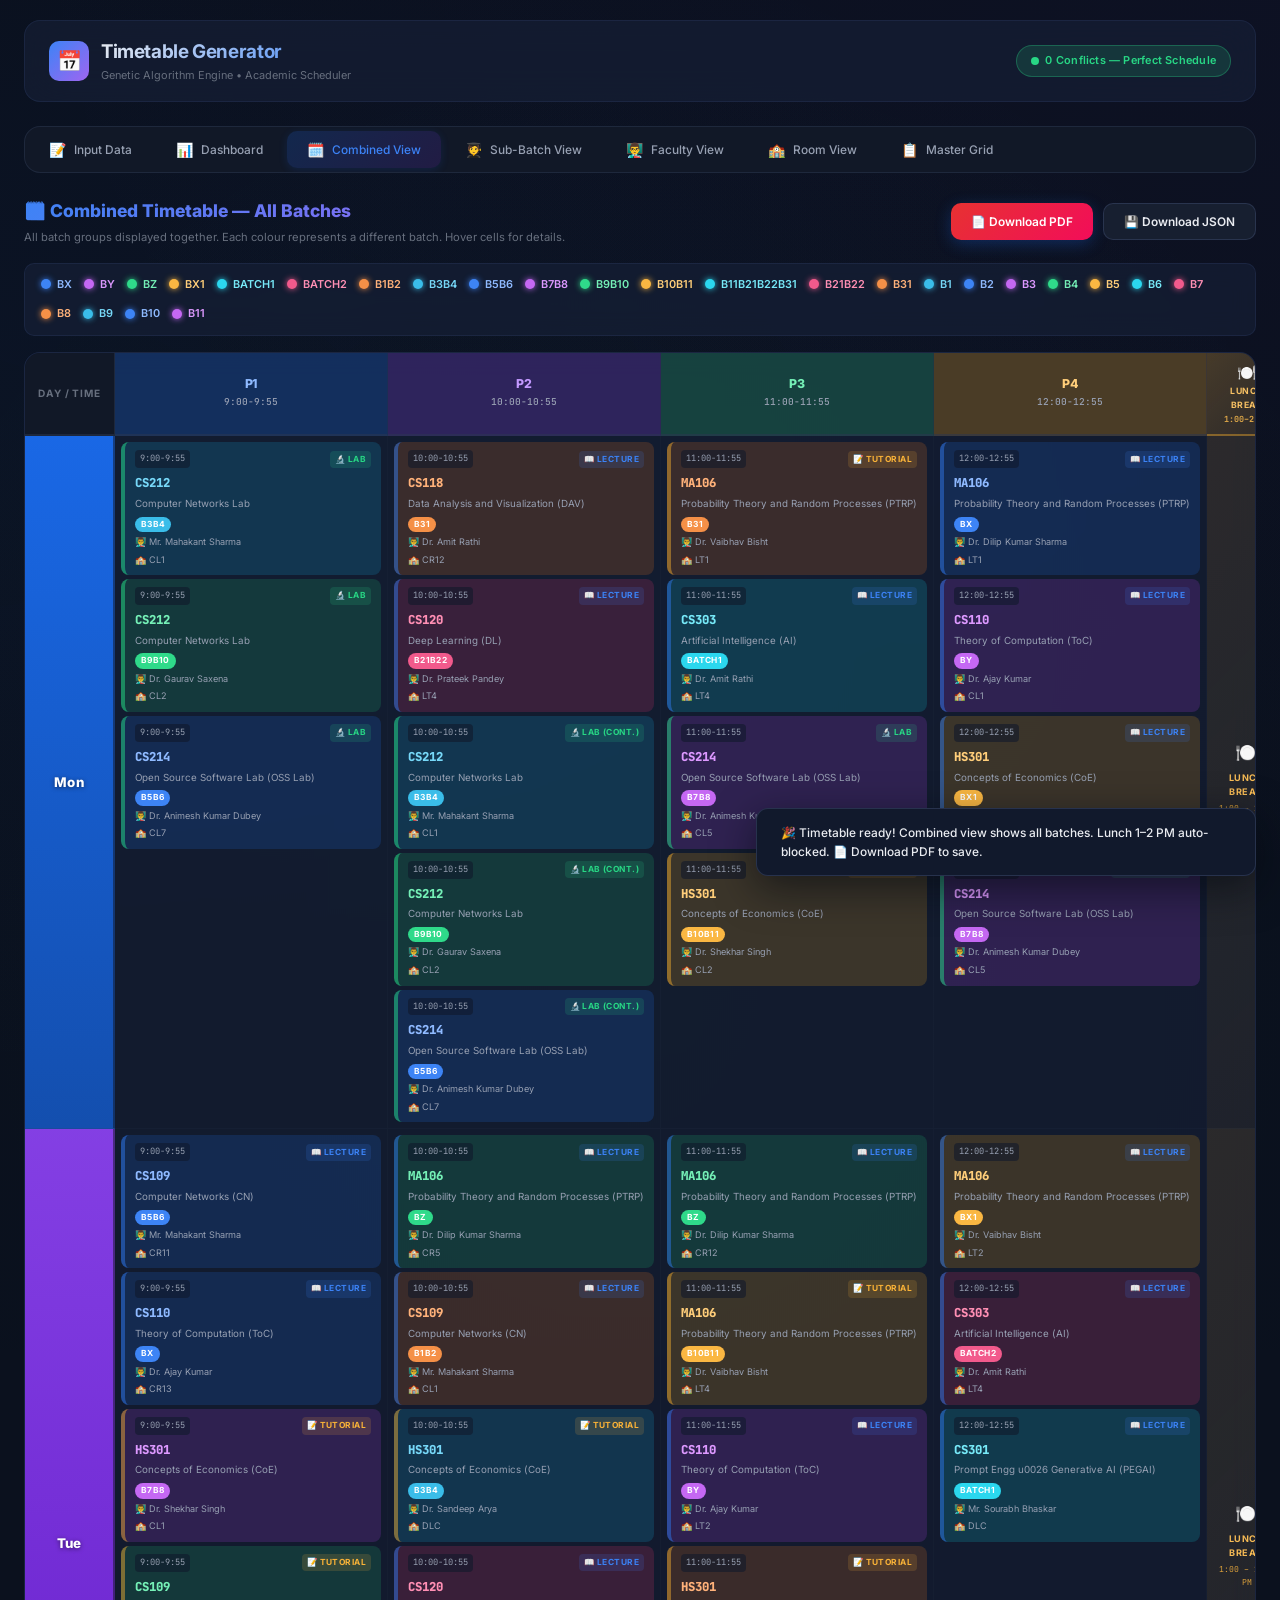
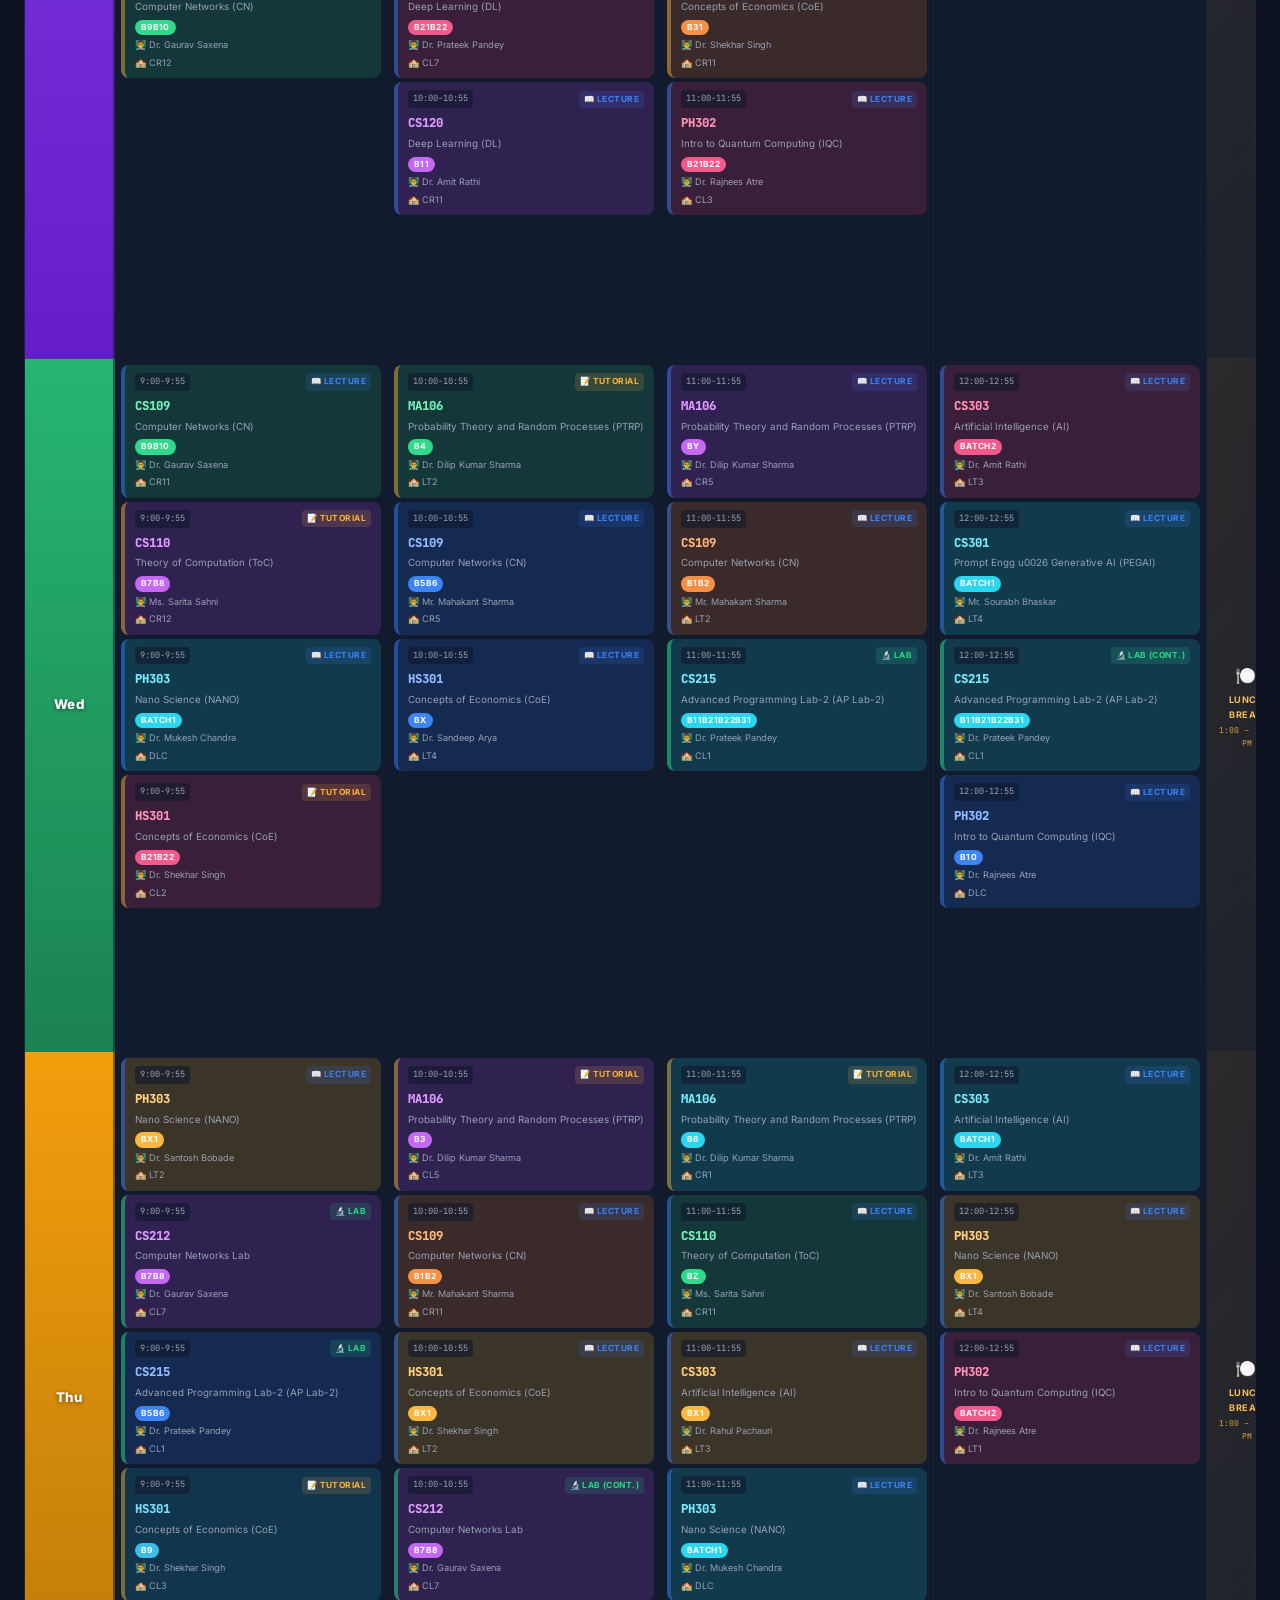
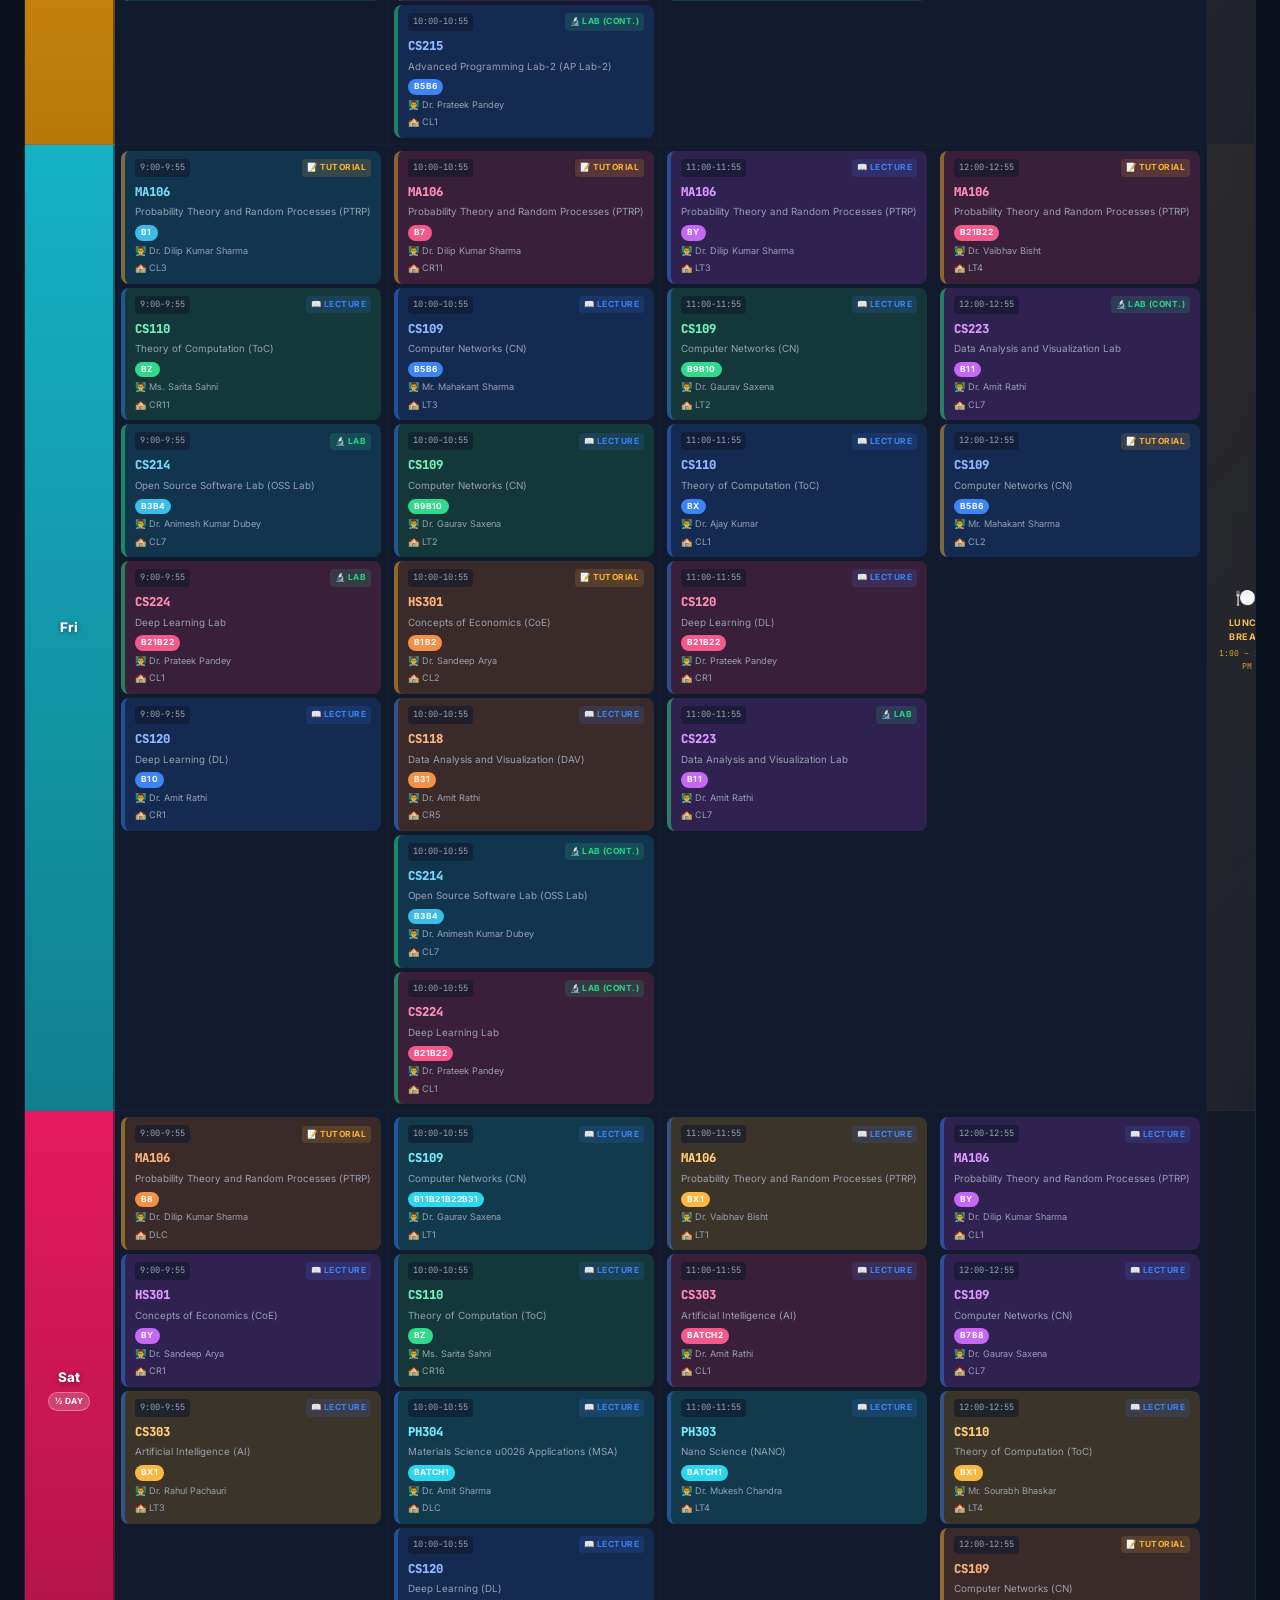
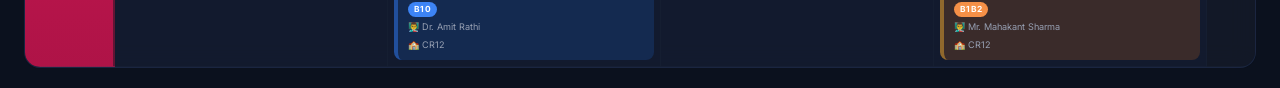
<file: index.html>
<!DOCTYPE html>
<html lang="en">
<head>
    <meta charset="UTF-8">
    <meta name="viewport" content="width=device-width, initial-scale=1.0">
    <meta http-equiv="refresh" content="0; url=web/">
    <title>Academic Timetable Generator</title>
    <script>
        window.location.replace("web/");
    </script>
</head>
<body style="font-family: sans-serif; display: flex; justify-content: center; align-items: center; height: 100vh; margin: 0; background: #0f172a; color: #f8fafc;">
    <p>Redirecting to <a href="web/" style="color: #38bdf8;">Timetable Generator</a>...</p>
</body>
</html>
</file>
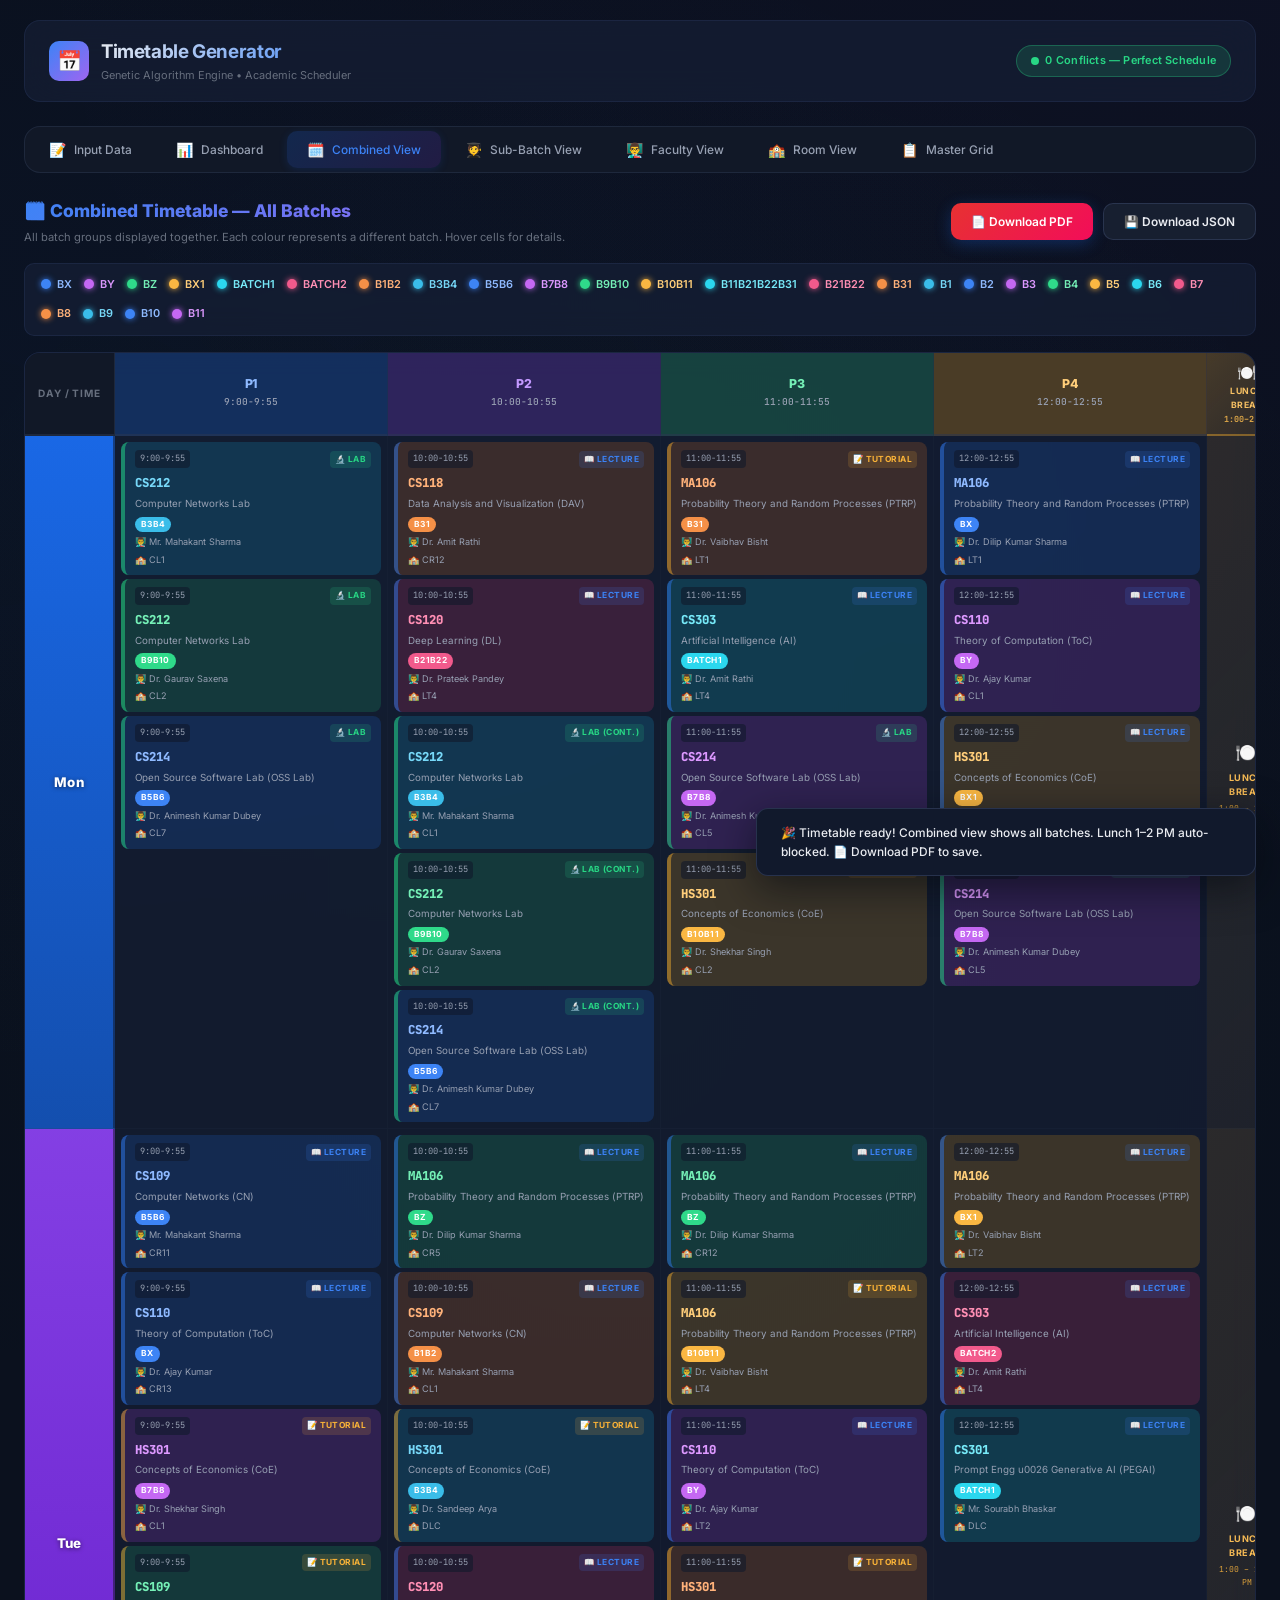
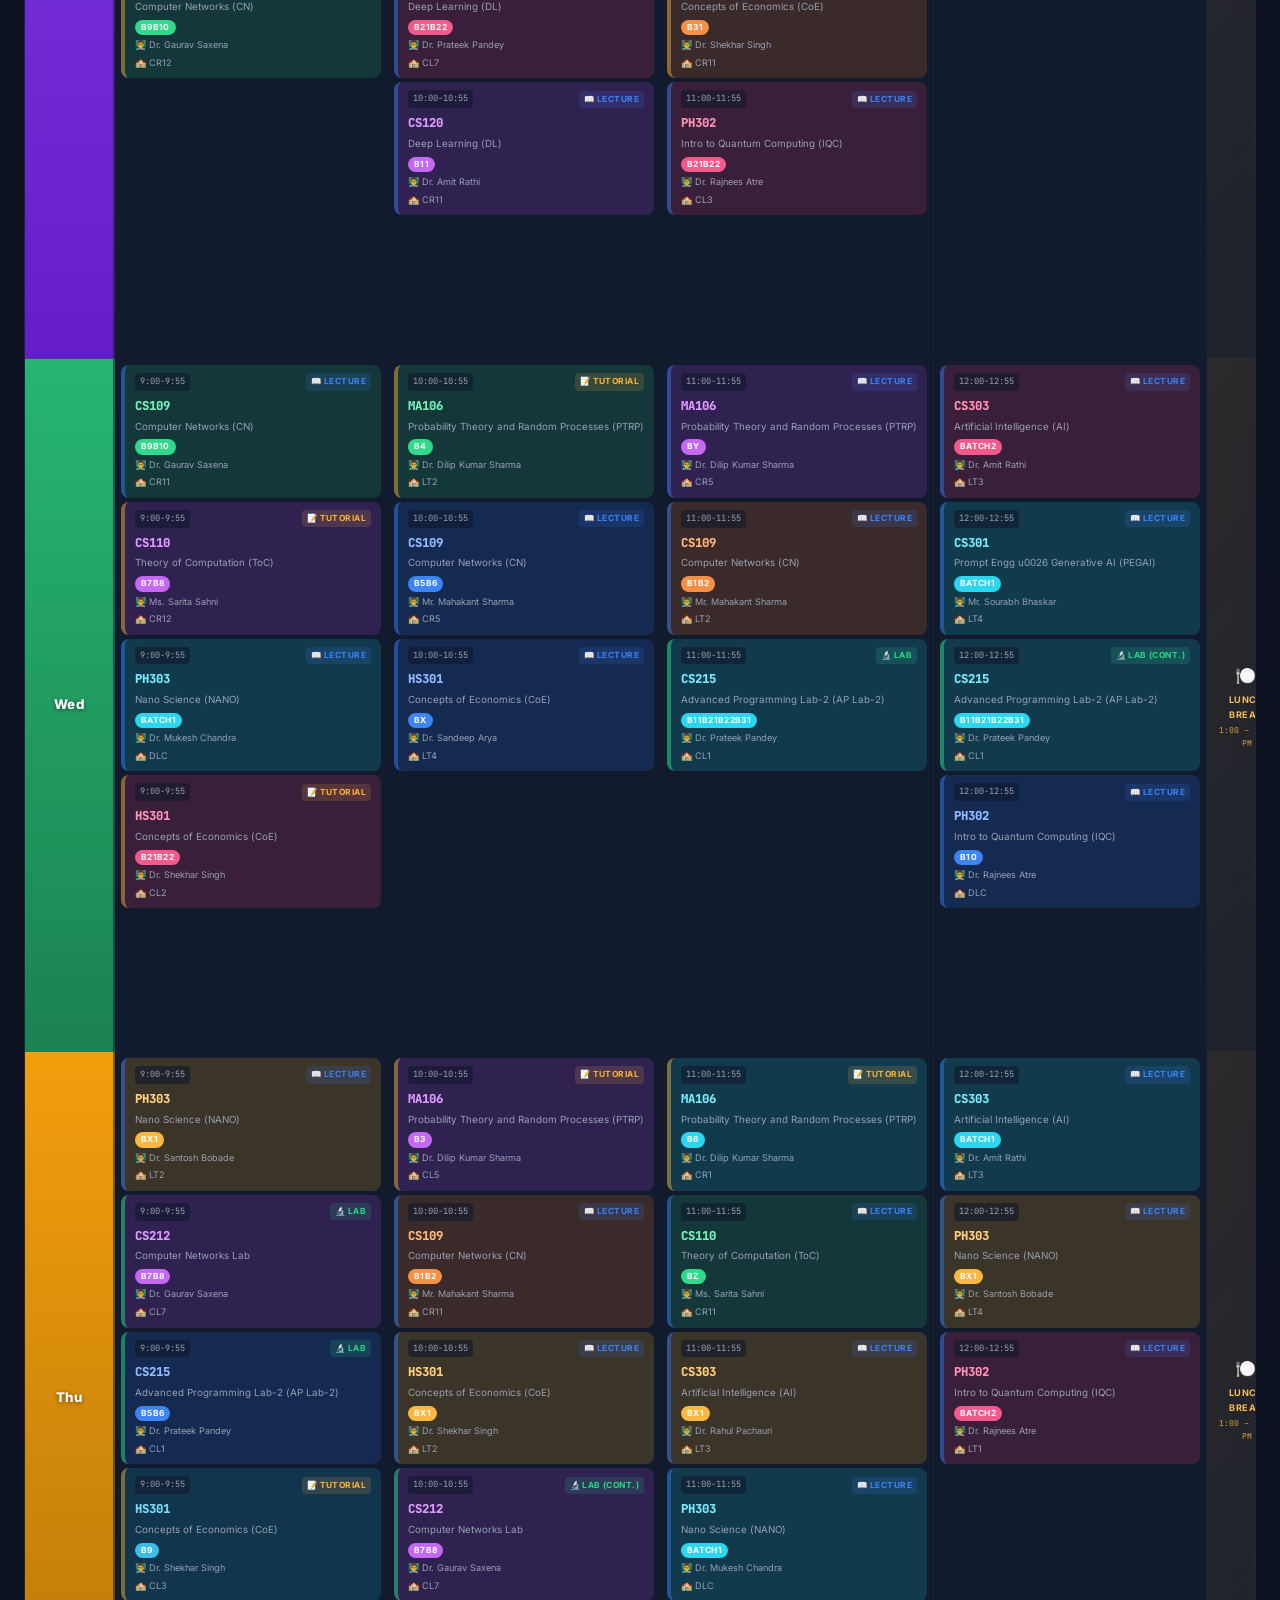
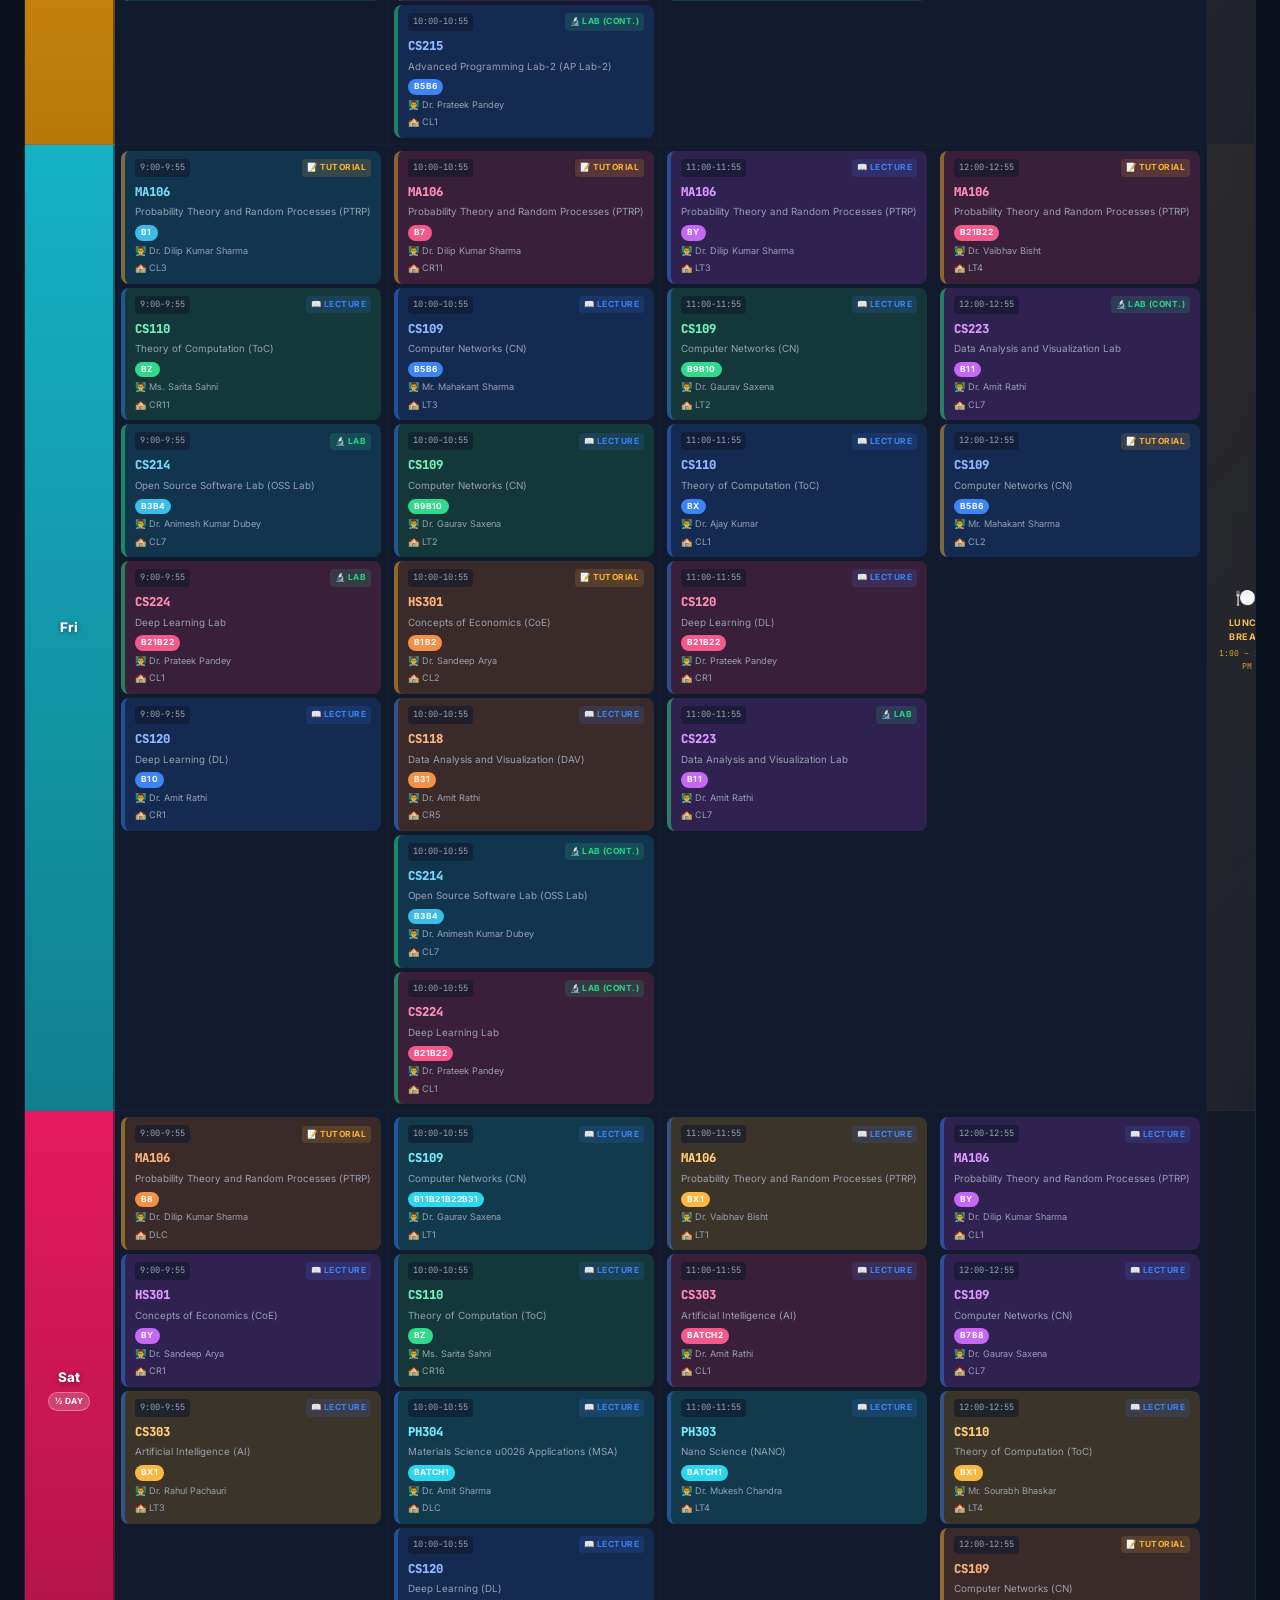
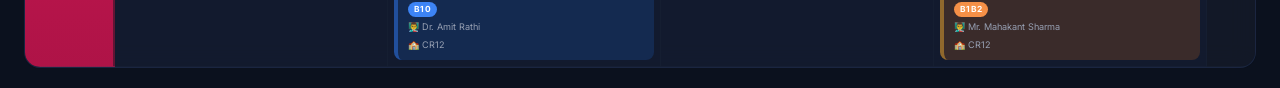
<file: web/index.html>
<!DOCTYPE html>
<html lang="en">
<head>
    <meta charset="UTF-8">
    <meta name="viewport" content="width=device-width, initial-scale=1.0">
    <meta name="description" content="Academic Timetable Generator — Genetic Algorithm powered scheduler with interactive visualization">
    <title>Timetable Generator — GA Engine</title>
    <link rel="stylesheet" href="style.css">
</head>
<body>

<div class="app-container">

    <!-- ═══ HEADER ═══ -->
    <header class="app-header">
        <div class="logo">
            <div class="logo-icon">📅</div>
            <div>
                <h1>Timetable Generator</h1>
                <div class="subtitle">Genetic Algorithm Engine • Academic Scheduler</div>
            </div>
        </div>
        <div class="header-actions">
            <div id="statusBadge" class="status-badge" style="display:none;">
                <span class="pulse"></span>
                <span id="statusText"></span>
            </div>
        </div>
    </header>


    <!-- ═══ TAB NAVIGATION ═══ -->
    <nav class="tab-nav" id="tabNav">
        <button class="tab-btn active" data-tab="input">
            <span class="tab-icon">📝</span> Input Data
        </button>
        <button class="tab-btn" data-tab="dashboard" id="tabDashboard" style="display:none;">
            <span class="tab-icon">📊</span> Dashboard
        </button>
        <button class="tab-btn" data-tab="combined" id="tabCombined" style="display:none;">
            <span class="tab-icon">🗓️</span> Combined View
        </button>
        <button class="tab-btn" data-tab="subbatch" id="tabSubBatch" style="display:none;">
            <span class="tab-icon">🧑‍🎓</span> Sub-Batch View
        </button>
        <button class="tab-btn" data-tab="faculty" id="tabFaculty" style="display:none;">
            <span class="tab-icon">👨‍🏫</span> Faculty View
        </button>
        <button class="tab-btn" data-tab="room" id="tabRoom" style="display:none;">
            <span class="tab-icon">🏫</span> Room View
        </button>
        <button class="tab-btn" data-tab="master" id="tabMaster" style="display:none;">
            <span class="tab-icon">📋</span> Master Grid
        </button>
    </nav>


    <!-- ═══════════════════════════════════════════
         TAB 1: INPUT DATA
         ═══════════════════════════════════════════ -->
    <div class="tab-content active" id="tab-input">
        <div class="wizard-container">

            <!-- Wizard Step Nav -->
            <div class="wizard-steps" id="wizardSteps">
                <button class="wizard-step-btn active" data-step="config">
                    <span class="step-num">1</span> Schedule
                </button>
                <button class="wizard-step-btn" data-step="courses">
                    <span class="step-num">2</span> Courses
                </button>
                <button class="wizard-step-btn" data-step="faculty">
                    <span class="step-num">3</span> Faculty
                </button>
                <button class="wizard-step-btn" data-step="rooms">
                    <span class="step-num">4</span> Rooms
                </button>
                <button class="wizard-step-btn" data-step="batches">
                    <span class="step-num">5</span> Batches
                </button>
                <button class="wizard-step-btn" data-step="sessions">
                    <span class="step-num">6</span> Sessions
                </button>
            </div>


            <!-- ── Step 1: Schedule Config ── -->
            <div class="wizard-panel active" id="step-config">
                <h2 class="form-section-title">⏱️ Schedule Configuration</h2>
                <p class="form-section-desc">Define working days, number of periods, and time slots.</p>

                <div class="config-field" style="margin-bottom: 20px;">
                    <label>Working Days & Periods Per Day</label>
                    <p style="font-size: 0.78rem; color: var(--text-muted); margin: 4px 0 12px;">Set different number of periods for each day (e.g. Saturday = 4 periods).</p>
                    <div class="data-table-wrapper" style="max-width: 400px;">
                        <table class="data-table" id="daysConfigTable">
                            <thead>
                                <tr>
                                    <th>Enabled</th>
                                    <th>Day</th>
                                    <th>Periods</th>
                                </tr>
                            </thead>
                            <tbody id="daysConfigBody">
                                <!-- Populated by JS -->
                            </tbody>
                        </table>
                    </div>
                </div>

                <h3 style="font-size: 0.9rem; color: var(--text-secondary); margin-bottom: 12px;">Period Timings</h3>
                <div class="period-timings-list" id="periodTimings">
                    <!-- Populated by JS -->
                </div>
            </div>


            <!-- ── Step 2: Courses ── -->
            <div class="wizard-panel" id="step-courses">
                <h2 class="form-section-title">📚 Courses</h2>
                <p class="form-section-desc">Add all courses with their code, name, credits, and L-T-P hours.</p>

                <div class="data-table-wrapper">
                    <table class="data-table" id="coursesTable">
                        <thead>
                            <tr>
                                <th>Code</th>
                                <th>Name</th>
                                <th>Credits</th>
                                <th>L</th>
                                <th>T</th>
                                <th>P</th>
                                <th>Elective</th>
                                <th style="width:50px;"></th>
                            </tr>
                        </thead>
                        <tbody id="coursesBody">
                        </tbody>
                    </table>
                </div>
                <div class="form-actions">
                    <div class="form-actions-left">
                        <button class="btn btn-primary btn-sm" onclick="addCourseRow()">➕ Add Course</button>
                    </div>
                </div>
            </div>


            <!-- ── Step 3: Faculty ── -->
            <div class="wizard-panel" id="step-faculty">
                <h2 class="form-section-title">👨‍🏫 Faculty</h2>
                <p class="form-section-desc">Add faculty members with their department and weekly load limit.</p>

                <div class="data-table-wrapper">
                    <table class="data-table" id="facultyTable">
                        <thead>
                            <tr>
                                <th>ID</th>
                                <th>Name</th>
                                <th>Department</th>
                                <th>Max Load (hrs/wk)</th>
                                <th style="width:50px;"></th>
                            </tr>
                        </thead>
                        <tbody id="facultyBody">
                        </tbody>
                    </table>
                </div>
                <div class="form-actions">
                    <div class="form-actions-left">
                        <button class="btn btn-primary btn-sm" onclick="addFacultyRow()">➕ Add Faculty</button>
                    </div>
                </div>
            </div>


            <!-- ── Step 4: Rooms ── -->
            <div class="wizard-panel" id="step-rooms">
                <h2 class="form-section-title">🏫 Rooms</h2>
                <p class="form-section-desc">Add rooms/labs with type and capacity.</p>

                <div class="data-table-wrapper">
                    <table class="data-table" id="roomsTable">
                        <thead>
                            <tr>
                                <th>Code</th>
                                <th>Type</th>
                                <th>Capacity</th>
                                <th style="width:50px;"></th>
                            </tr>
                        </thead>
                        <tbody id="roomsBody">
                        </tbody>
                    </table>
                </div>
                <div class="form-actions">
                    <div class="form-actions-left">
                        <button class="btn btn-primary btn-sm" onclick="addRoomRow()">➕ Add Room</button>
                    </div>
                </div>
            </div>


            <!-- ── Step 5: Batches & Groups ── -->
            <div class="wizard-panel" id="step-batches">
                <h2 class="form-section-title">🧑‍🎓 Batches & Groups</h2>
                <p class="form-section-desc">Define sub-batches first, then group them into batch groups for lectures/labs.</p>

                <h3 style="font-size: 0.95rem; color: var(--text-secondary); margin: 16px 0 10px;">Sub-Batches</h3>
                <div class="data-table-wrapper">
                    <table class="data-table" id="subBatchTable">
                        <thead>
                            <tr>
                                <th>ID/Name</th>
                                <th>Size (students)</th>
                                <th style="width:50px;"></th>
                            </tr>
                        </thead>
                        <tbody id="subBatchBody">
                        </tbody>
                    </table>
                </div>
                <div class="form-actions" style="border-top:none; margin-top:10px; padding-top:0;">
                    <div class="form-actions-left">
                        <button class="btn btn-primary btn-sm" onclick="addSubBatchRow()">➕ Add Sub-Batch</button>
                    </div>
                </div>

                <h3 style="font-size: 0.95rem; color: var(--text-secondary); margin: 24px 0 10px;">Batch Groups</h3>
                <div class="data-table-wrapper">
                    <table class="data-table" id="batchGroupTable">
                        <thead>
                            <tr>
                                <th>Group Name</th>
                                <th>Sub-Batches (comma-separated IDs)</th>
                                <th style="width:50px;"></th>
                            </tr>
                        </thead>
                        <tbody id="batchGroupBody">
                        </tbody>
                    </table>
                </div>
                <div class="form-actions" style="border-top:none; margin-top:10px; padding-top:0;">
                    <div class="form-actions-left">
                        <button class="btn btn-primary btn-sm" onclick="addBatchGroupRow()">➕ Add Batch Group</button>
                    </div>
                </div>
            </div>


            <!-- ── Step 6: Session Mappings ── -->
            <div class="wizard-panel" id="step-sessions">
                <h2 class="form-section-title">🔗 Session Mapping</h2>
                <p class="form-section-desc">Map each course to its batch group, faculty, and session type. The system generates sessions from L-T-P automatically, but you can also manually specify count.</p>

                <div class="data-table-wrapper">
                    <table class="data-table" id="sessionsTable">
                        <thead>
                            <tr>
                                <th>Course</th>
                                <th>Type</th>
                                <th>Batch Group</th>
                                <th>Faculty</th>
                                <th>Count</th>
                                <th style="width:50px;"></th>
                            </tr>
                        </thead>
                        <tbody id="sessionsBody">
                        </tbody>
                    </table>
                </div>
                <div class="form-actions">
                    <div class="form-actions-left">
                        <button class="btn btn-primary btn-sm" onclick="addSessionRow()">➕ Add Mapping</button>
                    </div>
                </div>
            </div>


            <!-- ── Global Wizard Actions ── -->
            <div class="form-actions" style="margin-top: 28px; padding-top: 20px; border-top: 1px solid var(--border-subtle);">
                <div class="form-actions-left">
                    <button class="btn btn-secondary" onclick="loadSampleData()">📥 Load Sample Data</button>
                    <button class="btn btn-secondary" onclick="clearAllData()">🗑️ Clear All</button>
                </div>
                <div class="form-actions-right">
                    <button class="btn btn-secondary" onclick="reloadServerOutput()" title="Load latest timetable from server">⚡ Reload Latest</button>
                    <button class="btn btn-secondary" id="btnLoadOutput" onclick="loadOutputJson()" title="Upload a JSON file from your computer">📂 Upload JSON</button>
                    <button class="btn btn-secondary" onclick="exportInputJson()">💾 Export Input JSON</button>
                    <button class="btn btn-success" id="btnGenerate" onclick="generateTimetable()" style="background: linear-gradient(135deg, hsl(217,91%,55%), hsl(258,90%,60%)); font-weight: 700; letter-spacing: 0.02em;">⚡ Generate Timetable</button>
                </div>
            </div>

        </div>
    </div>


    <!-- ═══════════════════════════════════════════
         TAB 2: DASHBOARD
         ═══════════════════════════════════════════ -->
    <div class="tab-content" id="tab-dashboard">
        <div class="stats-grid" id="statsGrid">
            <!-- Populated by JS -->
        </div>

        <!-- Download action bar -->
        <div id="dashDownloadBar" style="margin-top: 28px; display: flex; gap: 12px; align-items: center; padding: 16px 20px; background: var(--bg-card); border: 1px solid var(--border-subtle); border-radius: 14px; flex-wrap: wrap;">
            <span style="font-size: 0.85rem; font-weight: 600; color: var(--text-secondary); flex: 1;">📥 Save your timetable</span>
            <button class="btn btn-primary" id="btnDownloadPdf" onclick="downloadPdf()" style="background: linear-gradient(135deg, hsl(0,79%,55%), hsl(340,90%,50%)); border: none;">📄 Download PDF</button>
            <button class="btn btn-secondary" id="btnDownloadJson" onclick="downloadOutputJson()">💾 Download JSON</button>
        </div>

        <div style="margin-top: 20px;">
            <h3 style="font-size: 1rem; font-weight: 600; color: var(--text-secondary); margin-bottom: 12px;">Legend</h3>
            <div style="display: flex; gap: 20px; flex-wrap: wrap;">
                <div style="display: flex; align-items: center; gap: 8px;">
                    <span class="type-badge lecture">Lecture</span>
                    <span style="font-size: 0.8rem; color: var(--text-muted);">Theory class for entire batch group</span>
                </div>
                <div style="display: flex; align-items: center; gap: 8px;">
                    <span class="type-badge tutorial">Tutorial</span>
                    <span style="font-size: 0.8rem; color: var(--text-muted);">Small-group problem-solving session</span>
                </div>
                <div style="display: flex; align-items: center; gap: 8px;">
                    <span class="type-badge practical">Lab</span>
                    <span style="font-size: 0.8rem; color: var(--text-muted);">Hands-on lab (2 contiguous slots)</span>
                </div>
            </div>
        </div>
    </div>


    <!-- ═══════════════════════════════════════════
         TAB 3: COMBINED ALL-BATCHES VIEW
         ═══════════════════════════════════════════ -->
    <div class="tab-content" id="tab-combined">
        <div class="combined-header-bar">
            <div class="combined-header-info">
                <h2 class="combined-title">🗓️ Combined Timetable — All Batches</h2>
                <p class="combined-subtitle">All batch groups displayed together. Each colour represents a different batch. Hover cells for details.</p>
            </div>
            <div class="combined-actions" style="display:flex; gap:10px; flex-shrink:0;">
                <button class="btn btn-primary" onclick="downloadPdf()" style="background: linear-gradient(135deg, hsl(0,79%,55%), hsl(340,90%,50%)); border: none;">📄 Download PDF</button>
                <button class="btn btn-secondary" onclick="downloadOutputJson()">💾 Download JSON</button>
            </div>
        </div>
        <div id="combinedLegend" class="combined-legend"></div>
        <div id="combinedGridContainer">
            <div class="empty-state">
                <div class="empty-icon">🗓️</div>
                <h3>No timetable generated yet</h3>
                <p>Generate a timetable to see the combined view of all batches.</p>
            </div>
        </div>
    </div>


    <!-- ═══════════════════════════════════════════
         TAB 4: SUB-BATCH VIEW
         ═══════════════════════════════════════════ -->
    <div class="tab-content" id="tab-subbatch">
        <div class="view-controls">
            <label for="subBatchSelect">Select Sub-Batch:</label>
            <select class="styled-select" id="subBatchSelect" onchange="renderSubBatchGrid()"></select>
            <button class="btn btn-primary" onclick="downloadPdf()" style="margin-left: auto; background: linear-gradient(135deg, hsl(0,79%,55%), hsl(340,90%,50%)); border: none;">📄 Download PDF</button>
            <button class="btn btn-secondary" onclick="downloadOutputJson()">💾 Download JSON</button>
        </div>
        <div id="subBatchGridContainer">
            <div class="empty-state">
                <div class="empty-icon">🧑‍🎓</div>
                <h3>Select a sub-batch above</h3>
                <p>Choose a sub-batch from the dropdown to view its weekly timetable.</p>
            </div>
        </div>
    </div>


    <!-- ═══════════════════════════════════════════
         TAB 4: FACULTY VIEW
         ═══════════════════════════════════════════ -->
    <div class="tab-content" id="tab-faculty">
        <div class="view-controls">
            <label for="facultySelect">Select Faculty:</label>
            <select class="styled-select" id="facultySelect" onchange="renderFacultyGrid()"></select>
            <button class="btn btn-primary" onclick="downloadPdf()" style="margin-left: auto; background: linear-gradient(135deg, hsl(0,79%,55%), hsl(340,90%,50%)); border: none;">📄 Download PDF</button>
        </div>
        <div id="facultyGridContainer">
            <div class="empty-state">
                <div class="empty-icon">👨‍🏫</div>
                <h3>Select a faculty member above</h3>
                <p>Choose a faculty member to view their weekly teaching schedule.</p>
            </div>
        </div>
    </div>


    <!-- ═══════════════════════════════════════════
         TAB 5: ROOM VIEW
         ═══════════════════════════════════════════ -->
    <div class="tab-content" id="tab-room">
        <div class="view-controls">
            <label for="roomSelect">Select Room:</label>
            <select class="styled-select" id="roomSelect" onchange="renderRoomGrid()"></select>
        </div>
        <div id="roomGridContainer">
            <div class="empty-state">
                <div class="empty-icon">🏫</div>
                <h3>Select a room above</h3>
                <p>Choose a room to see its weekly occupancy schedule.</p>
            </div>
        </div>
    </div>


    <!-- ═══════════════════════════════════════════
         TAB 6: MASTER GRID
         ═══════════════════════════════════════════ -->
    <div class="tab-content" id="tab-master">
        <div class="view-controls">
            <label for="masterFilter">Filter:</label>
            <input type="text" class="styled-select" id="masterFilter" placeholder="Search by course, faculty, room..." oninput="renderMasterTable()" style="min-width: 300px;">
            <button class="btn btn-primary" onclick="downloadPdf()" style="margin-left: auto; background: linear-gradient(135deg, hsl(0,79%,55%), hsl(340,90%,50%)); border: none;">📄 Download PDF</button>
            <button class="btn btn-secondary" onclick="downloadOutputJson()">💾 Download JSON</button>
        </div>
        <div id="masterTableContainer">
            <!-- Populated by JS -->
        </div>
    </div>

</div>

<!-- ═══ TOOLTIP ═══ -->
<div class="tooltip" id="tooltip"></div>

<script src="app.js"></script>
</body>
</html>
</file>
<file: web/style.css>
/* ═══════════════════════════════════════════════════════════════════════
   TIMETABLE GENERATOR — PREMIUM DARK THEME DESIGN SYSTEM
   ═══════════════════════════════════════════════════════════════════════ */

@import url('https://fonts.googleapis.com/css2?family=Inter:wght@300;400;500;600;700;800&family=JetBrains+Mono:wght@400;500;600&display=swap');

/* ── CSS Variables (Design Tokens) ── */
:root {
    /* Base colors */
    --bg-primary: hsl(222, 47%, 8%);
    --bg-secondary: hsl(222, 40%, 11%);
    --bg-tertiary: hsl(222, 35%, 14%);
    --bg-card: hsl(222, 35%, 13%);
    --bg-hover: hsl(222, 30%, 18%);

    /* Glass effect */
    --glass-bg: hsla(222, 40%, 16%, 0.6);
    --glass-border: hsla(222, 40%, 30%, 0.3);
    --glass-shadow: 0 8px 32px hsla(222, 50%, 4%, 0.4);

    /* Text */
    --text-primary: hsl(220, 20%, 93%);
    --text-secondary: hsl(220, 15%, 65%);
    --text-muted: hsl(220, 10%, 45%);

    /* Accent palette */
    --accent-blue: hsl(217, 91%, 60%);
    --accent-blue-dim: hsla(217, 91%, 60%, 0.15);
    --accent-purple: hsl(265, 83%, 67%);
    --accent-purple-dim: hsla(265, 83%, 67%, 0.15);
    --accent-green: hsl(152, 69%, 50%);
    --accent-green-dim: hsla(152, 69%, 50%, 0.15);
    --accent-amber: hsl(38, 95%, 60%);
    --accent-amber-dim: hsla(38, 95%, 60%, 0.15);
    --accent-red: hsl(0, 84%, 60%);
    --accent-red-dim: hsla(0, 84%, 60%, 0.15);
    --accent-cyan: hsl(187, 85%, 53%);
    --accent-cyan-dim: hsla(187, 85%, 53%, 0.15);

    /* Session type colors */
    --lecture-bg: linear-gradient(135deg, hsla(217, 80%, 50%, 0.25), hsla(217, 80%, 50%, 0.10));
    --lecture-border: hsla(217, 80%, 55%, 0.5);
    --lecture-text: hsl(217, 90%, 75%);

    --tutorial-bg: linear-gradient(135deg, hsla(38, 80%, 50%, 0.25), hsla(38, 80%, 50%, 0.10));
    --tutorial-border: hsla(38, 80%, 55%, 0.5);
    --tutorial-text: hsl(38, 90%, 75%);

    --lab-bg: linear-gradient(135deg, hsla(152, 70%, 45%, 0.25), hsla(152, 70%, 45%, 0.10));
    --lab-border: hsla(152, 70%, 50%, 0.5);
    --lab-text: hsl(152, 80%, 70%);

    /* Borders & misc */
    --border-subtle: hsla(222, 30%, 25%, 0.5);
    --border-medium: hsla(222, 30%, 30%, 0.6);
    --radius-sm: 6px;
    --radius-md: 10px;
    --radius-lg: 16px;
    --radius-xl: 20px;

    /* Transitions */
    --transition-fast: 150ms ease;
    --transition-normal: 250ms ease;
    --transition-smooth: 350ms cubic-bezier(0.4, 0, 0.2, 1);
}


/* ── Reset & Base ── */
*, *::before, *::after {
    margin: 0;
    padding: 0;
    box-sizing: border-box;
}

html {
    font-size: 14px;
    scroll-behavior: smooth;
}

body {
    font-family: 'Inter', -apple-system, BlinkMacSystemFont, sans-serif;
    background: var(--bg-primary);
    color: var(--text-primary);
    line-height: 1.6;
    min-height: 100vh;
    overflow-x: hidden;
}

/* Ambient background glow */
body::before {
    content: '';
    position: fixed;
    top: -50%;
    left: -50%;
    width: 200%;
    height: 200%;
    background: radial-gradient(ellipse at 20% 50%, hsla(217, 80%, 50%, 0.04) 0%, transparent 50%),
                radial-gradient(ellipse at 80% 20%, hsla(265, 80%, 55%, 0.03) 0%, transparent 50%),
                radial-gradient(ellipse at 50% 80%, hsla(152, 70%, 45%, 0.02) 0%, transparent 50%);
    z-index: -1;
    pointer-events: none;
}


/* ── Layout ── */
.app-container {
    max-width: 1440px;
    margin: 0 auto;
    padding: 20px 24px;
}


/* ── Header ── */
.app-header {
    display: flex;
    align-items: center;
    justify-content: space-between;
    padding: 16px 24px;
    margin-bottom: 24px;
    background: var(--glass-bg);
    border: 1px solid var(--glass-border);
    border-radius: var(--radius-lg);
    backdrop-filter: blur(20px);
    -webkit-backdrop-filter: blur(20px);
}

.app-header .logo {
    display: flex;
    align-items: center;
    gap: 12px;
}

.app-header .logo-icon {
    width: 40px;
    height: 40px;
    background: linear-gradient(135deg, var(--accent-blue), var(--accent-purple));
    border-radius: var(--radius-md);
    display: flex;
    align-items: center;
    justify-content: center;
    font-size: 20px;
}

.app-header h1 {
    font-size: 1.35rem;
    font-weight: 700;
    letter-spacing: -0.02em;
    background: linear-gradient(135deg, var(--text-primary), var(--accent-blue));
    -webkit-background-clip: text;
    -webkit-text-fill-color: transparent;
    background-clip: text;
}

.app-header .subtitle {
    font-size: 0.78rem;
    color: var(--text-muted);
    font-weight: 400;
}

.header-actions {
    display: flex;
    gap: 10px;
    align-items: center;
}


/* ── Status Badge ── */
.status-badge {
    display: inline-flex;
    align-items: center;
    gap: 6px;
    padding: 6px 14px;
    border-radius: 100px;
    font-size: 0.78rem;
    font-weight: 600;
    letter-spacing: 0.02em;
}

.status-badge.success {
    background: var(--accent-green-dim);
    color: var(--accent-green);
    border: 1px solid hsla(152, 69%, 50%, 0.3);
}

.status-badge.warning {
    background: var(--accent-red-dim);
    color: var(--accent-red);
    border: 1px solid hsla(0, 84%, 60%, 0.3);
}

.status-badge .pulse {
    width: 8px;
    height: 8px;
    border-radius: 50%;
    animation: pulse 2s infinite;
}

.status-badge.success .pulse { background: var(--accent-green); }
.status-badge.warning .pulse { background: var(--accent-red); }

@keyframes pulse {
    0%, 100% { opacity: 1; transform: scale(1); }
    50% { opacity: 0.5; transform: scale(1.2); }
}


/* ── Tab Navigation ── */
.tab-nav {
    display: flex;
    gap: 4px;
    padding: 4px;
    background: var(--bg-secondary);
    border-radius: var(--radius-lg);
    margin-bottom: 24px;
    border: 1px solid var(--border-subtle);
    overflow-x: auto;
}

.tab-btn {
    padding: 10px 20px;
    border: none;
    background: transparent;
    color: var(--text-secondary);
    font-family: 'Inter', sans-serif;
    font-size: 0.85rem;
    font-weight: 500;
    border-radius: var(--radius-md);
    cursor: pointer;
    transition: all var(--transition-normal);
    white-space: nowrap;
    display: flex;
    align-items: center;
    gap: 8px;
}

.tab-btn:hover {
    color: var(--text-primary);
    background: var(--bg-hover);
}

.tab-btn.active {
    background: linear-gradient(135deg, hsla(217, 80%, 50%, 0.2), hsla(265, 80%, 55%, 0.15));
    color: var(--accent-blue);
    box-shadow: 0 2px 8px hsla(217, 80%, 50%, 0.15);
}

.tab-btn .tab-icon {
    font-size: 1rem;
}

.tab-content {
    display: none;
    animation: fadeIn 0.3s ease;
}

.tab-content.active {
    display: block;
}

@keyframes fadeIn {
    from { opacity: 0; transform: translateY(8px); }
    to { opacity: 1; transform: translateY(0); }
}


/* ── Stat Cards ── */
.stats-grid {
    display: grid;
    grid-template-columns: repeat(auto-fit, minmax(200px, 1fr));
    gap: 16px;
    margin-bottom: 28px;
}

.stat-card {
    background: var(--glass-bg);
    border: 1px solid var(--glass-border);
    border-radius: var(--radius-lg);
    padding: 20px;
    backdrop-filter: blur(12px);
    transition: all var(--transition-smooth);
}

.stat-card:hover {
    transform: translateY(-2px);
    border-color: var(--accent-blue);
    box-shadow: 0 8px 24px hsla(217, 80%, 50%, 0.1);
}

.stat-card .stat-label {
    font-size: 0.75rem;
    color: var(--text-muted);
    text-transform: uppercase;
    letter-spacing: 0.08em;
    font-weight: 600;
    margin-bottom: 8px;
}

.stat-card .stat-value {
    font-size: 1.85rem;
    font-weight: 800;
    font-family: 'JetBrains Mono', monospace;
    letter-spacing: -0.02em;
}

.stat-card .stat-sub {
    font-size: 0.75rem;
    color: var(--text-secondary);
    margin-top: 4px;
}

.stat-card.blue .stat-value { color: var(--accent-blue); }
.stat-card.purple .stat-value { color: var(--accent-purple); }
.stat-card.green .stat-value { color: var(--accent-green); }
.stat-card.amber .stat-value { color: var(--accent-amber); }
.stat-card.red .stat-value { color: var(--accent-red); }
.stat-card.cyan .stat-value { color: var(--accent-cyan); }


/* ── Dropdown / Select ── */
.view-controls {
    display: flex;
    align-items: center;
    gap: 16px;
    margin-bottom: 20px;
    flex-wrap: wrap;
}

.view-controls label {
    font-size: 0.85rem;
    font-weight: 600;
    color: var(--text-secondary);
}

.styled-select {
    appearance: none;
    background: var(--bg-tertiary);
    border: 1px solid var(--border-medium);
    color: var(--text-primary);
    padding: 10px 36px 10px 14px;
    border-radius: var(--radius-md);
    font-family: 'Inter', sans-serif;
    font-size: 0.85rem;
    font-weight: 500;
    cursor: pointer;
    transition: all var(--transition-fast);
    background-image: url("data:image/svg+xml,%3Csvg xmlns='http://www.w3.org/2000/svg' width='12' height='12' viewBox='0 0 12 12'%3E%3Cpath d='M6 8L1 3h10z' fill='%23888'/%3E%3C/svg%3E");
    background-repeat: no-repeat;
    background-position: right 12px center;
    min-width: 220px;
}

.styled-select:hover {
    border-color: var(--accent-blue);
}

.styled-select:focus {
    outline: none;
    border-color: var(--accent-blue);
    box-shadow: 0 0 0 3px var(--accent-blue-dim);
}


/* ── Timetable Grid ── */
.timetable-wrapper {
    overflow-x: auto;
    border-radius: var(--radius-lg);
    border: 1px solid var(--glass-border);
    background: var(--glass-bg);
    backdrop-filter: blur(12px);
}

.timetable-grid {
    width: 100%;
    border-collapse: separate;
    border-spacing: 0;
    min-width: 800px;
}

.timetable-grid th {
    padding: 14px 16px;
    font-size: 0.78rem;
    font-weight: 600;
    text-transform: uppercase;
    letter-spacing: 0.06em;
    color: var(--text-muted);
    background: var(--bg-secondary);
    border-bottom: 1px solid var(--border-subtle);
    position: sticky;
    top: 0;
    z-index: 2;
}

.timetable-grid th:first-child {
    border-top-left-radius: var(--radius-lg);
    position: sticky;
    left: 0;
    z-index: 3;
    background: var(--bg-secondary);
}

.timetable-grid th:last-child {
    border-top-right-radius: var(--radius-lg);
}

.timetable-grid td {
    padding: 8px;
    border-bottom: 1px solid var(--border-subtle);
    border-right: 1px solid hsla(222, 30%, 20%, 0.3);
    vertical-align: top;
    min-width: 140px;
    height: 80px;
}

.timetable-grid td:first-child {
    font-weight: 600;
    color: var(--text-secondary);
    font-size: 0.85rem;
    background: var(--bg-secondary);
    min-width: 90px;
    position: sticky;
    left: 0;
    z-index: 1;
}

.timetable-grid tr:last-child td:first-child {
    border-bottom-left-radius: var(--radius-lg);
}

.timetable-grid tr:last-child td:last-child {
    border-bottom-right-radius: var(--radius-lg);
}


/* ── Session Cell (inside grid td) ── */
.session-cell {
    padding: 8px 10px;
    border-radius: var(--radius-sm);
    border-left: 3px solid transparent;
    height: 100%;
    display: flex;
    flex-direction: column;
    justify-content: center;
    gap: 3px;
    cursor: pointer;
    transition: all var(--transition-fast);
    position: relative;
}

.session-cell:hover {
    transform: scale(1.02);
    z-index: 5;
}

.session-cell.lecture {
    background: var(--lecture-bg);
    border-left-color: var(--lecture-border);
}

.session-cell.tutorial {
    background: var(--tutorial-bg);
    border-left-color: var(--tutorial-border);
}

.session-cell.practical {
    background: var(--lab-bg);
    border-left-color: var(--lab-border);
}

.session-cell .course-code {
    font-family: 'JetBrains Mono', monospace;
    font-size: 0.82rem;
    font-weight: 600;
}

.session-cell.lecture .course-code { color: var(--lecture-text); }
.session-cell.tutorial .course-code { color: var(--tutorial-text); }
.session-cell.practical .course-code { color: var(--lab-text); }

.session-cell .session-type-badge {
    font-size: 0.65rem;
    font-weight: 700;
    text-transform: uppercase;
    letter-spacing: 0.08em;
    opacity: 0.7;
}

.session-cell .session-detail {
    font-size: 0.7rem;
    color: var(--text-secondary);
    white-space: nowrap;
    overflow: hidden;
    text-overflow: ellipsis;
}

.empty-cell {
    height: 100%;
    border: 1px dashed hsla(222, 30%, 25%, 0.4);
    border-radius: var(--radius-sm);
    display: flex;
    align-items: center;
    justify-content: center;
    color: var(--text-muted);
    font-size: 0.7rem;
    opacity: 0.4;
}


/* ── Tooltip ── */
.tooltip {
    position: fixed;
    background: hsl(222, 45%, 10%);
    border: 1px solid var(--border-medium);
    border-radius: var(--radius-md);
    padding: 14px 18px;
    font-size: 0.8rem;
    z-index: 1000;
    pointer-events: none;
    box-shadow: 0 12px 40px hsla(222, 50%, 4%, 0.6);
    max-width: 280px;
    backdrop-filter: blur(20px);
    opacity: 0;
    transition: opacity var(--transition-fast);
}

.tooltip.visible {
    opacity: 1;
}

.tooltip .tt-title {
    font-weight: 700;
    font-size: 0.9rem;
    margin-bottom: 8px;
    color: var(--text-primary);
}

.tooltip .tt-row {
    display: flex;
    justify-content: space-between;
    gap: 16px;
    padding: 3px 0;
}

.tooltip .tt-label {
    color: var(--text-muted);
    font-weight: 500;
}

.tooltip .tt-value {
    color: var(--text-primary);
    font-weight: 600;
    font-family: 'JetBrains Mono', monospace;
    font-size: 0.75rem;
}


/* ── Buttons ── */
.btn {
    padding: 10px 20px;
    border: none;
    border-radius: var(--radius-md);
    font-family: 'Inter', sans-serif;
    font-size: 0.85rem;
    font-weight: 600;
    cursor: pointer;
    transition: all var(--transition-normal);
    display: inline-flex;
    align-items: center;
    gap: 8px;
}

.btn-primary {
    background: linear-gradient(135deg, var(--accent-blue), hsl(230, 80%, 55%));
    color: white;
    box-shadow: 0 4px 16px hsla(217, 80%, 50%, 0.3);
}

.btn-primary:hover {
    transform: translateY(-1px);
    box-shadow: 0 6px 24px hsla(217, 80%, 50%, 0.4);
}

.btn-secondary {
    background: var(--bg-tertiary);
    color: var(--text-primary);
    border: 1px solid var(--border-medium);
}

.btn-secondary:hover {
    background: var(--bg-hover);
    border-color: var(--accent-blue);
}

.btn-success {
    background: linear-gradient(135deg, var(--accent-green), hsl(160, 70%, 40%));
    color: white;
    box-shadow: 0 4px 16px hsla(152, 69%, 50%, 0.3);
}

.btn-success:hover {
    transform: translateY(-1px);
    box-shadow: 0 6px 24px hsla(152, 69%, 50%, 0.4);
}

.btn-danger {
    background: var(--accent-red-dim);
    color: var(--accent-red);
    border: 1px solid hsla(0, 84%, 60%, 0.3);
}

.btn-danger:hover {
    background: hsla(0, 84%, 60%, 0.25);
}

.btn-sm {
    padding: 6px 14px;
    font-size: 0.78rem;
}

.btn-icon {
    width: 36px;
    height: 36px;
    padding: 0;
    display: flex;
    align-items: center;
    justify-content: center;
    border-radius: var(--radius-sm);
}


/* ── Input Form Styles ── */
.wizard-container {
    background: var(--glass-bg);
    border: 1px solid var(--glass-border);
    border-radius: var(--radius-xl);
    padding: 28px;
    backdrop-filter: blur(20px);
}

.wizard-steps {
    display: flex;
    gap: 4px;
    margin-bottom: 28px;
    padding: 4px;
    background: var(--bg-secondary);
    border-radius: var(--radius-lg);
    overflow-x: auto;
}

.wizard-step-btn {
    flex: 1;
    padding: 10px 16px;
    border: none;
    background: transparent;
    color: var(--text-muted);
    font-family: 'Inter', sans-serif;
    font-size: 0.78rem;
    font-weight: 500;
    border-radius: var(--radius-md);
    cursor: pointer;
    transition: all var(--transition-normal);
    white-space: nowrap;
    display: flex;
    align-items: center;
    gap: 8px;
    justify-content: center;
}

.wizard-step-btn:hover {
    color: var(--text-primary);
    background: var(--bg-hover);
}

.wizard-step-btn.active {
    background: var(--accent-blue-dim);
    color: var(--accent-blue);
}

.wizard-step-btn.completed {
    color: var(--accent-green);
}

.wizard-step-btn .step-num {
    width: 22px;
    height: 22px;
    border-radius: 50%;
    background: var(--bg-tertiary);
    display: flex;
    align-items: center;
    justify-content: center;
    font-size: 0.7rem;
    font-weight: 700;
}

.wizard-step-btn.active .step-num {
    background: var(--accent-blue);
    color: white;
}

.wizard-step-btn.completed .step-num {
    background: var(--accent-green);
    color: white;
}

.wizard-panel {
    display: none;
    animation: fadeIn 0.3s ease;
}

.wizard-panel.active {
    display: block;
}

.form-section-title {
    font-size: 1.15rem;
    font-weight: 700;
    margin-bottom: 6px;
    color: var(--text-primary);
}

.form-section-desc {
    font-size: 0.82rem;
    color: var(--text-secondary);
    margin-bottom: 20px;
}


/* ── Form Table (editable data grid) ── */
.data-table-wrapper {
    overflow-x: auto;
    border-radius: var(--radius-md);
    border: 1px solid var(--border-subtle);
}

.data-table {
    width: 100%;
    border-collapse: collapse;
}

.data-table th {
    padding: 10px 14px;
    font-size: 0.72rem;
    font-weight: 600;
    text-transform: uppercase;
    letter-spacing: 0.06em;
    color: var(--text-muted);
    background: var(--bg-secondary);
    border-bottom: 1px solid var(--border-subtle);
    text-align: left;
}

.data-table td {
    padding: 6px 8px;
    border-bottom: 1px solid hsla(222, 30%, 20%, 0.3);
}

.data-table tr:hover td {
    background: var(--bg-hover);
}

.data-table input,
.data-table select {
    width: 100%;
    padding: 8px 10px;
    background: var(--bg-primary);
    border: 1px solid var(--border-subtle);
    color: var(--text-primary);
    border-radius: var(--radius-sm);
    font-family: 'Inter', sans-serif;
    font-size: 0.82rem;
    transition: all var(--transition-fast);
}

.data-table input:focus,
.data-table select:focus {
    outline: none;
    border-color: var(--accent-blue);
    box-shadow: 0 0 0 3px var(--accent-blue-dim);
}

.data-table input[type="number"] {
    font-family: 'JetBrains Mono', monospace;
    width: 70px;
}

.data-table input[type="checkbox"] {
    width: auto;
    accent-color: var(--accent-blue);
}

.data-table select {
    appearance: none;
    background-image: url("data:image/svg+xml,%3Csvg xmlns='http://www.w3.org/2000/svg' width='10' height='10' viewBox='0 0 10 10'%3E%3Cpath d='M5 7L1 3h8z' fill='%23888'/%3E%3C/svg%3E");
    background-repeat: no-repeat;
    background-position: right 8px center;
    padding-right: 28px;
}


/* ── Form Actions Bar ── */
.form-actions {
    display: flex;
    align-items: center;
    justify-content: space-between;
    margin-top: 20px;
    padding-top: 16px;
    border-top: 1px solid var(--border-subtle);
    flex-wrap: wrap;
    gap: 10px;
}

.form-actions-left {
    display: flex;
    gap: 10px;
}

.form-actions-right {
    display: flex;
    gap: 10px;
}


/* ── Config Form (Step 1) ── */
.config-grid {
    display: grid;
    grid-template-columns: repeat(auto-fit, minmax(280px, 1fr));
    gap: 20px;
    margin-bottom: 24px;
}

.config-field {
    display: flex;
    flex-direction: column;
    gap: 6px;
}

.config-field label {
    font-size: 0.78rem;
    font-weight: 600;
    color: var(--text-secondary);
    text-transform: uppercase;
    letter-spacing: 0.04em;
}

.config-field input,
.config-field select {
    padding: 10px 14px;
    background: var(--bg-primary);
    border: 1px solid var(--border-subtle);
    color: var(--text-primary);
    border-radius: var(--radius-md);
    font-family: 'Inter', sans-serif;
    font-size: 0.9rem;
    transition: all var(--transition-fast);
}

.config-field input:focus,
.config-field select:focus {
    outline: none;
    border-color: var(--accent-blue);
    box-shadow: 0 0 0 3px var(--accent-blue-dim);
}

.days-checkbox-group {
    display: flex;
    gap: 8px;
    flex-wrap: wrap;
}

.day-checkbox {
    display: flex;
    align-items: center;
    gap: 6px;
    padding: 8px 14px;
    background: var(--bg-primary);
    border: 1px solid var(--border-subtle);
    border-radius: var(--radius-sm);
    cursor: pointer;
    transition: all var(--transition-fast);
    font-size: 0.82rem;
    font-weight: 500;
}

.day-checkbox:hover {
    border-color: var(--accent-blue);
}

.day-checkbox input[type="checkbox"] {
    accent-color: var(--accent-blue);
}

.day-checkbox.checked {
    background: var(--accent-blue-dim);
    border-color: var(--accent-blue);
    color: var(--accent-blue);
}

.period-timings-list {
    display: flex;
    flex-direction: column;
    gap: 8px;
}

.period-timing-row {
    display: flex;
    align-items: center;
    gap: 10px;
}

.period-timing-row .period-label {
    font-family: 'JetBrains Mono', monospace;
    font-size: 0.78rem;
    font-weight: 600;
    color: var(--text-muted);
    min-width: 30px;
}

.period-timing-row input {
    padding: 8px 12px;
    background: var(--bg-primary);
    border: 1px solid var(--border-subtle);
    color: var(--text-primary);
    border-radius: var(--radius-sm);
    font-family: 'JetBrains Mono', monospace;
    font-size: 0.82rem;
    width: 130px;
    transition: all var(--transition-fast);
}

.period-timing-row input:focus {
    outline: none;
    border-color: var(--accent-blue);
    box-shadow: 0 0 0 3px var(--accent-blue-dim);
}


/* ── Master Table ── */
.master-table-wrapper {
    overflow-x: auto;
    border-radius: var(--radius-lg);
    border: 1px solid var(--glass-border);
    background: var(--glass-bg);
    backdrop-filter: blur(12px);
}

.master-table {
    width: 100%;
    border-collapse: collapse;
}

.master-table th {
    padding: 12px 16px;
    font-size: 0.72rem;
    font-weight: 600;
    text-transform: uppercase;
    letter-spacing: 0.06em;
    color: var(--text-muted);
    background: var(--bg-secondary);
    border-bottom: 1px solid var(--border-subtle);
    text-align: left;
    cursor: pointer;
    user-select: none;
    transition: color var(--transition-fast);
}

.master-table th:hover {
    color: var(--accent-blue);
}

.master-table td {
    padding: 10px 16px;
    border-bottom: 1px solid hsla(222, 30%, 20%, 0.3);
    font-size: 0.82rem;
}

.master-table tr:hover td {
    background: var(--bg-hover);
}

.type-badge {
    display: inline-block;
    padding: 3px 10px;
    border-radius: 100px;
    font-size: 0.7rem;
    font-weight: 700;
    text-transform: uppercase;
    letter-spacing: 0.06em;
}

.type-badge.lecture {
    background: var(--accent-blue-dim);
    color: var(--accent-blue);
}

.type-badge.tutorial {
    background: var(--accent-amber-dim);
    color: var(--accent-amber);
}

.type-badge.practical {
    background: var(--accent-green-dim);
    color: var(--accent-green);
}

.code-text {
    font-family: 'JetBrains Mono', monospace;
    font-weight: 600;
    font-size: 0.8rem;
}


/* ── Empty / Loading States ── */
.empty-state {
    text-align: center;
    padding: 60px 20px;
    color: var(--text-muted);
}

.empty-state .empty-icon {
    font-size: 3rem;
    margin-bottom: 16px;
    opacity: 0.5;
}

.empty-state h3 {
    font-size: 1.1rem;
    color: var(--text-secondary);
    margin-bottom: 8px;
}

.empty-state p {
    font-size: 0.85rem;
    max-width: 400px;
    margin: 0 auto;
}

.loading-spinner {
    display: inline-block;
    width: 20px;
    height: 20px;
    border: 2px solid var(--border-subtle);
    border-top-color: var(--accent-blue);
    border-radius: 50%;
    animation: spin 0.8s linear infinite;
}

@keyframes spin {
    to { transform: rotate(360deg); }
}


/* ── Scrollbar ── */
::-webkit-scrollbar {
    width: 6px;
    height: 6px;
}

::-webkit-scrollbar-track {
    background: transparent;
}

::-webkit-scrollbar-thumb {
    background: hsla(222, 20%, 35%, 0.4);
    border-radius: 100px;
}

::-webkit-scrollbar-thumb:hover {
    background: hsla(222, 20%, 45%, 0.6);
}


/* ── Responsive ── */
@media (max-width: 768px) {
    .app-container {
        padding: 12px;
    }

    .app-header {
        flex-direction: column;
        gap: 12px;
        text-align: center;
    }

    .stats-grid {
        grid-template-columns: repeat(2, 1fr);
    }

    .tab-nav {
        overflow-x: auto;
    }

    .tab-btn {
        padding: 8px 14px;
        font-size: 0.78rem;
    }

    .config-grid {
        grid-template-columns: 1fr;
    }
}

@media (max-width: 480px) {
    .stats-grid {
        grid-template-columns: 1fr;
    }
}


/* ═══════════════════════════════════════════════════════════════════════
   PREMIUM TIMETABLE — New V2 Styles
   ═══════════════════════════════════════════════════════════════════════ */

/* ── Combined view header bar ── */
.combined-header-bar {
    display: flex;
    align-items: center;
    justify-content: space-between;
    margin-bottom: 16px;
    gap: 16px;
    flex-wrap: wrap;
}
.combined-title {
    font-size: 1.25rem;
    font-weight: 800;
    background: linear-gradient(135deg, var(--accent-blue), var(--accent-purple));
    -webkit-background-clip: text;
    -webkit-text-fill-color: transparent;
    background-clip: text;
    margin-bottom: 4px;
}
.combined-subtitle {
    font-size: 0.8rem;
    color: var(--text-muted);
}

/* ── Batch colour legend ── */
.combined-legend {
    display: flex;
    gap: 12px;
    flex-wrap: wrap;
    margin-bottom: 16px;
    padding: 12px 16px;
    background: var(--glass-bg);
    border: 1px solid var(--glass-border);
    border-radius: var(--radius-md);
    backdrop-filter: blur(12px);
}
.legend-item {
    display: flex;
    align-items: center;
    gap: 6px;
}
.legend-dot {
    width: 10px;
    height: 10px;
    border-radius: 50%;
    flex-shrink: 0;
}
.legend-label {
    font-size: 0.78rem;
    font-weight: 600;
}

/* ── Scrollable wrapper ── */
.tt-scroll-wrapper {
    overflow-x: auto;
    border-radius: var(--radius-lg);
    border: 1px solid var(--glass-border);
    background: var(--glass-bg);
    backdrop-filter: blur(12px);
}

/* ── Premium timetable table ── */
.tt-premium {
    width: 100%;
    border-collapse: separate;
    border-spacing: 0;
    min-width: 900px;
}

/* ── Header cells ── */
.tt-th-day {
    padding: 14px 12px;
    font-size: 0.72rem;
    font-weight: 700;
    text-transform: uppercase;
    letter-spacing: 0.08em;
    color: var(--text-muted);
    background: var(--bg-secondary);
    border-bottom: 2px solid var(--border-subtle);
    min-width: 90px;
    position: sticky;
    left: 0;
    z-index: 4;
    border-right: 1px solid var(--border-subtle);
}

.tt-th-period {
    padding: 10px 8px;
    text-align: center;
    border-bottom: 2px solid var(--border-subtle);
    border-right: 1px solid hsla(222,30%,22%,0.4);
    min-width: 130px;
    position: sticky;
    top: 0;
    z-index: 2;
    transition: all 0.2s;
}
.tt-th-period:hover { filter: brightness(1.15); }

.tt-period-num {
    display: block;
    font-size: 0.88rem;
    font-weight: 800;
    letter-spacing: -0.01em;
    line-height: 1;
    margin-bottom: 3px;
}

.tt-period-time {
    display: block;
    font-size: 0.68rem;
    font-weight: 500;
    color: var(--text-secondary);
    font-family: 'JetBrains Mono', monospace;
}

.tt-th-lunch {
    padding: 8px 6px;
    text-align: center;
    background: linear-gradient(135deg, hsla(38,80%,50%,0.25), hsla(38,80%,50%,0.12));
    border-bottom: 2px solid hsla(38,80%,55%,0.4);
    border-right: 1px solid hsla(38,60%,40%,0.3);
    min-width: 80px;
    position: sticky;
    top: 0;
    z-index: 2;
}
.tt-lunch-icon  { display: block; font-size: 1.1rem; }
.tt-lunch-label { display: block; font-size: 0.62rem; font-weight: 700; color: hsl(38,90%,68%); text-transform: uppercase; letter-spacing: 0.06em; }
.tt-lunch-time  { display: block; font-size: 0.6rem;  color: hsl(38,70%,58%); font-family: 'JetBrains Mono', monospace; }

/* ── Row ── */
.tt-row { transition: background 0.15s; }
.tt-row:hover .tt-td-session,
.tt-row:hover .tt-td-empty { background: hsla(222,30%,18%,0.5); }

/* ── Day column cell ── */
.tt-td-day {
    padding: 10px 8px;
    text-align: center;
    vertical-align: middle;
    border-right: 2px solid hsla(222,30%,10%,0.5);
    border-bottom: 1px solid hsla(222,30%,15%,0.4);
    position: sticky;
    left: 0;
    z-index: 1;
    min-width: 90px;
}
.tt-day-name {
    display: block;
    font-size: 0.95rem;
    font-weight: 800;
    color: #fff;
    text-shadow: 0 1px 4px rgba(0,0,0,0.5);
    letter-spacing: 0.02em;
}
.tt-half-badge {
    display: inline-block;
    margin-top: 4px;
    padding: 2px 6px;
    background: rgba(255,255,255,0.18);
    border: 1px solid rgba(255,255,255,0.3);
    border-radius: 100px;
    font-size: 0.6rem;
    font-weight: 700;
    color: #fff;
    text-transform: uppercase;
    letter-spacing: 0.05em;
}

/* ── Lunch break cell ── */
.tt-td-lunch {
    padding: 6px;
    text-align: center;
    vertical-align: middle;
    background: linear-gradient(135deg, hsla(38,80%,50%,0.12), hsla(38,80%,50%,0.06));
    border-bottom: 1px solid hsla(222,30%,20%,0.3);
    border-right: 1px solid hsla(38,60%,40%,0.25);
    min-width: 80px;
}
.tt-lunch-cell {
    display: flex;
    flex-direction: column;
    align-items: center;
    gap: 2px;
}
.lunch-big-icon   { font-size: 1.4rem; }
.lunch-cell-label { font-size: 0.65rem; font-weight: 700; color: hsl(38,90%,65%); text-transform: uppercase; letter-spacing: 0.05em; }
.lunch-cell-time  { font-size: 0.58rem; color: hsl(38,70%,55%); font-family: 'JetBrains Mono', monospace; }
.tt-lunch-faded { opacity: 0.25; }

/* ── Blocked / no-class cell ── */
.tt-td-blocked {
    padding: 8px;
    text-align: center;
    vertical-align: middle;
    background: hsla(222,30%,10%,0.5);
    border-bottom: 1px solid hsla(222,30%,20%,0.3);
}
.tt-blocked-inner {
    font-size: 0.72rem;
    color: var(--text-muted);
    opacity: 0.6;
    font-style: italic;
}

/* ── Session cell container ── */
.tt-td-session {
    padding: 6px;
    vertical-align: top;
    border-bottom: 1px solid hsla(222,30%,20%,0.3);
    border-right: 1px solid hsla(222,30%,20%,0.2);
    min-width: 130px;
    min-height: 90px;
}

/* ── Session card (the colourful box inside) ── */
.tt-session-card {
    padding: 8px 10px;
    border-radius: 8px;
    cursor: pointer;
    transition: transform 0.15s, box-shadow 0.15s;
    display: flex;
    flex-direction: column;
    gap: 3px;
    margin-bottom: 4px;
    min-height: 80px;
}
.tt-session-card:last-child { margin-bottom: 0; }
.tt-session-card:hover {
    transform: translateY(-2px) scale(1.01);
    box-shadow: 0 6px 20px rgba(0,0,0,0.3);
    z-index: 5;
    position: relative;
}

/* Default card colours */
.tt-session-card.lecture  { background: var(--lecture-bg);  border-left-color: var(--lecture-border)  !important; }
.tt-session-card.tutorial { background: var(--tutorial-bg); border-left-color: var(--tutorial-border) !important; }
.tt-session-card.practical{ background: var(--lab-bg);      border-left-color: var(--lab-border)      !important; }

/* Header row inside session card */
.ttsc-header {
    display: flex;
    align-items: center;
    justify-content: space-between;
    gap: 4px;
    margin-bottom: 2px;
}
.ttsc-time {
    font-size: 0.62rem;
    font-family: 'JetBrains Mono', monospace;
    background: hsla(222,40%,12%,0.6);
    padding: 2px 5px;
    border-radius: 4px;
    color: var(--text-secondary);
    white-space: nowrap;
}
.ttsc-type {
    font-size: 0.6rem;
    font-weight: 700;
    text-transform: uppercase;
    letter-spacing: 0.05em;
    padding: 2px 5px;
    border-radius: 4px;
}
.ttsc-type.lecture  { background: var(--accent-blue-dim);   color: var(--accent-blue);   }
.ttsc-type.tutorial { background: var(--accent-amber-dim);  color: var(--accent-amber);  }
.ttsc-type.practical{ background: var(--accent-green-dim);  color: var(--accent-green);  }

.ttsc-code {
    font-family: 'JetBrains Mono', monospace;
    font-size: 0.88rem;
    font-weight: 800;
    letter-spacing: -0.01em;
    color: var(--text-primary);
}
.ttsc-name {
    font-size: 0.7rem;
    color: var(--text-secondary);
    white-space: nowrap;
    overflow: hidden;
    text-overflow: ellipsis;
}
.ttsc-batch {
    display: inline-block;
    padding: 1px 6px;
    border-radius: 100px;
    font-size: 0.6rem;
    font-weight: 700;
    color: #fff;
    margin-top: 2px;
    text-transform: uppercase;
    letter-spacing: 0.04em;
    align-self: flex-start;
}
.ttsc-batch-plain {
    font-size: 0.65rem;
    font-weight: 600;
    color: var(--text-secondary);
    margin-top: 2px;
}
.ttsc-faculty, .ttsc-room {
    font-size: 0.65rem;
    color: var(--text-secondary);
    white-space: nowrap;
    overflow: hidden;
    text-overflow: ellipsis;
}

/* ── Empty cell ── */
.tt-td-empty {
    padding: 6px;
    text-align: center;
    vertical-align: middle;
    border-bottom: 1px solid hsla(222,30%,20%,0.3);
    border-right: 1px solid hsla(222,30%,20%,0.2);
}
.tt-empty-cell {
    height: 80px;
    border: 1px dashed hsla(222,30%,25%,0.35);
    border-radius: 6px;
    display: flex;
    align-items: center;
    justify-content: center;
    color: var(--text-muted);
    font-size: 0.8rem;
    opacity: 0.35;
}

/* ── Old v2 classes compatibility (buildWeeklyGrid uses these) ── */
.timetable-wrapper.tt-vibrant { background: var(--glass-bg); }
.timetable-grid.tg-premium { min-width: 900px; }
.tg-row:hover td { background: hsla(222,30%,18%,0.4); }

.day-header-v2 {
    padding: 12px 10px;
    background: var(--bg-secondary);
    border-bottom: 2px solid var(--border-subtle);
    font-size: 0.7rem;
    color: var(--text-muted);
    text-transform: uppercase;
    letter-spacing: 0.06em;
    font-weight: 700;
    position: sticky;
    left: 0;
    z-index: 4;
}

.period-header-v2 {
    padding: 10px 8px;
    text-align: center;
    border-bottom: 2px solid var(--border-subtle);
    border-right: 1px solid hsla(222,30%,22%,0.4);
    min-width: 130px;
    position: sticky;
    top: 0;
    z-index: 2;
}

.th-p1 { background: hsla(217,80%,50%,0.22); }
.th-p2 { background: hsla(265,75%,57%,0.22); }
.th-p3 { background: hsla(152,65%,43%,0.22); }
.th-p4 { background: hsla(38,90%,50%,0.22);  }
.th-p5 { background: hsla(187,80%,43%,0.22); }
.th-p6 { background: hsla(340,80%,50%,0.22); }

.period-pill {
    display: inline-block;
    padding: 2px 8px;
    border-radius: 100px;
    background: hsla(222,40%,8%,0.5);
    font-size: 0.78rem;
    font-weight: 700;
    color: #fff;
    margin-bottom: 3px;
}
.period-time-v2 {
    display: block;
    font-size: 0.65rem;
    color: var(--text-secondary);
    font-family: 'JetBrains Mono', monospace;
}

.lunch-header-v2 {
    padding: 8px 6px;
    text-align: center;
    background: linear-gradient(135deg, hsla(38,80%,50%,0.25), hsla(38,80%,50%,0.12));
    border-bottom: 2px solid hsla(38,80%,55%,0.4);
    border-right: 1px solid hsla(38,60%,40%,0.3);
    min-width: 80px;
    position: sticky;
    top: 0;
    z-index: 2;
}
.lunch-th-inner  { display: flex; flex-direction: column; align-items: center; gap: 2px; font-size: 1rem; }
.lunch-th-time   { font-size: 0.6rem; color: hsl(38,80%,62%); font-family: 'JetBrains Mono', monospace; }
.lunch-th-label  { font-size: 0.6rem; font-weight: 700; color: hsl(38,90%,65%); text-transform: uppercase; letter-spacing: 0.05em; }

.day-cell-v2 {
    padding: 10px 8px;
    text-align: center;
    vertical-align: middle;
    border-right: 2px solid hsla(222,30%,10%,0.5);
    border-bottom: 1px solid hsla(222,30%,15%,0.4);
    position: sticky;
    left: 0;
    z-index: 1;
    min-width: 90px;
}
.day-name-v2 {
    display: block;
    font-size: 0.92rem;
    font-weight: 800;
    color: #fff;
    text-shadow: 0 1px 4px rgba(0,0,0,0.5);
}
.half-day-badge-v2 {
    display: inline-block;
    margin-top: 4px;
    padding: 2px 5px;
    background: rgba(255,255,255,0.18);
    border: 1px solid rgba(255,255,255,0.3);
    border-radius: 100px;
    font-size: 0.58rem;
    font-weight: 700;
    color: #fff;
    text-transform: uppercase;
}

.lunch-cell-v2 {
    padding: 6px;
    text-align: center;
    vertical-align: middle;
    background: linear-gradient(135deg, hsla(38,80%,50%,0.12), hsla(38,80%,50%,0.06));
    border-bottom: 1px solid hsla(222,30%,20%,0.3);
    border-right: 1px solid hsla(38,60%,40%,0.25);
    min-width: 80px;
}
.lunch-inner-v2  { display: flex; flex-direction: column; align-items: center; gap: 2px; }
.lunch-emoji     { font-size: 1.4rem; }
.lunch-text      { font-size: 0.65rem; font-weight: 700; color: hsl(38,90%,65%); text-transform: uppercase; letter-spacing: 0.05em; }
.lunch-time      { font-size: 0.58rem; color: hsl(38,70%,55%); font-family: 'JetBrains Mono', monospace; }
.lunch-faded     { opacity: 0.25; }

.blocked-cell-v2 {
    padding: 8px;
    text-align: center;
    vertical-align: middle;
    background: hsla(222,30%,10%,0.5);
    border-bottom: 1px solid hsla(222,30%,20%,0.3);
}
.blocked-inner-v2 {
    font-size: 0.72rem;
    color: var(--text-muted);
    opacity: 0.6;
    font-style: italic;
}

.session-td-v2 {
    padding: 6px;
    vertical-align: top;
    border-bottom: 1px solid hsla(222,30%,20%,0.3);
    border-right: 1px solid hsla(222,30%,20%,0.2);
    min-width: 130px;
    min-height: 90px;
}

.session-card {
    padding: 8px 10px;
    border-radius: 8px;
    cursor: pointer;
    transition: transform 0.15s, box-shadow 0.15s;
    display: flex;
    flex-direction: column;
    gap: 3px;
    border-left: 3px solid transparent;
    min-height: 80px;
}
.session-card:hover {
    transform: translateY(-2px) scale(1.01);
    box-shadow: 0 6px 20px rgba(0,0,0,0.35);
    z-index: 5;
    position: relative;
}
.session-card.lecture  { background: var(--lecture-bg);  border-left-color: var(--lecture-border);  }
.session-card.tutorial { background: var(--tutorial-bg); border-left-color: var(--tutorial-border); }
.session-card.practical{ background: var(--lab-bg);      border-left-color: var(--lab-border);      }

.sc-header {
    display: flex;
    align-items: center;
    justify-content: space-between;
    gap: 4px;
    margin-bottom: 2px;
}
.sc-time-chip {
    font-size: 0.62rem;
    font-family: 'JetBrains Mono', monospace;
    background: hsla(222,40%,12%,0.7);
    padding: 2px 5px;
    border-radius: 4px;
    color: var(--text-secondary);
    white-space: nowrap;
}
.sc-type-chip {
    font-size: 0.6rem;
    font-weight: 700;
    text-transform: uppercase;
    letter-spacing: 0.05em;
    padding: 2px 5px;
    border-radius: 4px;
}
.sc-type-chip.lecture  { background: var(--accent-blue-dim);  color: var(--accent-blue);  }
.sc-type-chip.tutorial { background: var(--accent-amber-dim); color: var(--accent-amber); }
.sc-type-chip.practical{ background: var(--accent-green-dim); color: var(--accent-green); }

.sc-course-code {
    font-family: 'JetBrains Mono', monospace;
    font-size: 0.88rem;
    font-weight: 800;
    color: var(--text-primary);
}
.session-card.lecture  .sc-course-code { color: var(--lecture-text);  }
.session-card.tutorial .sc-course-code { color: var(--tutorial-text); }
.session-card.practical .sc-course-code { color: var(--lab-text); }

.sc-course-name {
    font-size: 0.68rem;
    color: var(--text-secondary);
    white-space: nowrap;
    overflow: hidden;
    text-overflow: ellipsis;
}
.sc-details {
    display: flex;
    flex-wrap: wrap;
    gap: 4px;
    margin-top: 2px;
}
.sc-detail-item {
    font-size: 0.62rem;
    color: var(--text-muted);
    white-space: nowrap;
}
.sc-batch-tag {
    display: inline-block;
    padding: 1px 6px;
    border-radius: 100px;
    background: hsla(222,40%,25%,0.6);
    font-size: 0.6rem;
    font-weight: 600;
    color: var(--text-secondary);
    margin-top: 2px;
    align-self: flex-start;
}

.empty-td-v2 {
    padding: 6px;
    text-align: center;
    vertical-align: middle;
    border-bottom: 1px solid hsla(222,30%,20%,0.3);
    border-right: 1px solid hsla(222,30%,20%,0.2);
}
.empty-cell-v2 {
    height: 80px;
    border: 1px dashed hsla(222,30%,25%,0.3);
    border-radius: 6px;
    display: flex;
    align-items: center;
    justify-content: center;
    color: var(--text-muted);
    font-size: 0.8rem;
    opacity: 0.3;
}
</file>
